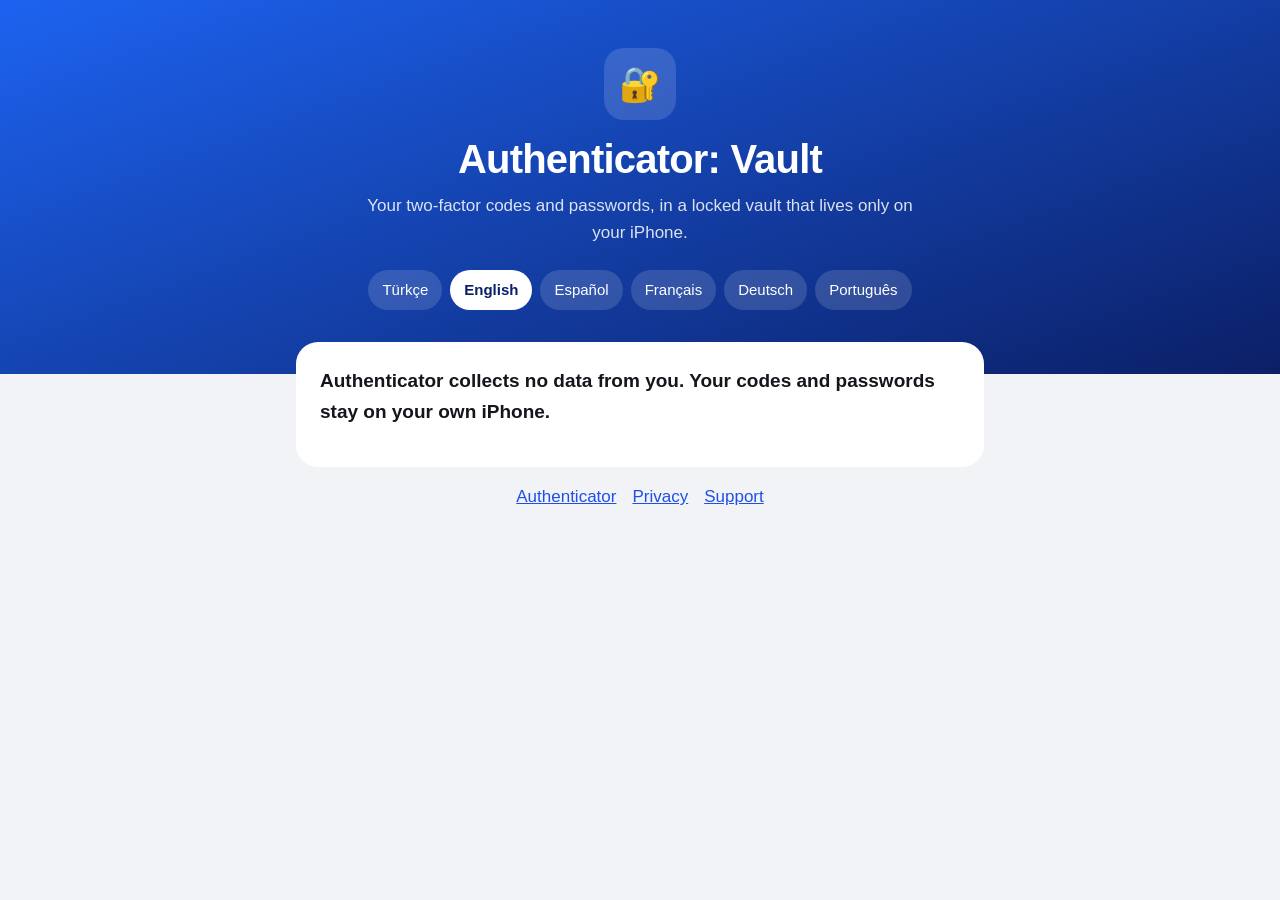
<file: index.html>
<!doctype html>
<html lang="tr">
<head>
<meta charset="utf-8">
<meta name="viewport" content="width=device-width, initial-scale=1">
<meta name="referrer" content="no-referrer">
<title>Authenticator: Vault</title>
<link rel="stylesheet" href="style.css">
</head>
<body>
<header data-lang="tr"><span data-title="Authenticator: Vault" hidden></span><div class="mark" aria-hidden="true">🔐</div><h1>Authenticator: Vault</h1><p>İki adımlı doğrulama kodların ve parolaların, yalnızca iPhone’unda, kilitli bir kasada.</p><nav class="languages" aria-label="Language"><button type="button" data-set="tr" aria-pressed="false">Türkçe</button><button type="button" data-set="en" aria-pressed="false">English</button><button type="button" data-set="es" aria-pressed="false">Español</button><button type="button" data-set="fr" aria-pressed="false">Français</button><button type="button" data-set="de" aria-pressed="false">Deutsch</button><button type="button" data-set="pt-BR" aria-pressed="false">Português</button></nav></header>
<main data-lang="tr"><section class="card"><p class="lede">Authenticator senden hiçbir veri toplamaz. Kodların ve parolaların yalnızca kendi iPhone’unda kalır.</p></section><p class="links"><a href="index.html">Authenticator</a><a href="privacy.html">Gizlilik</a><a href="support.html">Destek</a></p></main>
<header data-lang="en"><span data-title="Authenticator: Vault" hidden></span><div class="mark" aria-hidden="true">🔐</div><h1>Authenticator: Vault</h1><p>Your two-factor codes and passwords, in a locked vault that lives only on your iPhone.</p><nav class="languages" aria-label="Language"><button type="button" data-set="tr" aria-pressed="false">Türkçe</button><button type="button" data-set="en" aria-pressed="false">English</button><button type="button" data-set="es" aria-pressed="false">Español</button><button type="button" data-set="fr" aria-pressed="false">Français</button><button type="button" data-set="de" aria-pressed="false">Deutsch</button><button type="button" data-set="pt-BR" aria-pressed="false">Português</button></nav></header>
<main data-lang="en"><section class="card"><p class="lede">Authenticator collects no data from you. Your codes and passwords stay on your own iPhone.</p></section><p class="links"><a href="index.html">Authenticator</a><a href="privacy.html">Privacy</a><a href="support.html">Support</a></p></main>
<header data-lang="es"><span data-title="Authenticator: Vault" hidden></span><div class="mark" aria-hidden="true">🔐</div><h1>Authenticator: Vault</h1><p>Tus códigos de doble factor y contraseñas, en una bóveda bloqueada que solo vive en tu iPhone.</p><nav class="languages" aria-label="Language"><button type="button" data-set="tr" aria-pressed="false">Türkçe</button><button type="button" data-set="en" aria-pressed="false">English</button><button type="button" data-set="es" aria-pressed="false">Español</button><button type="button" data-set="fr" aria-pressed="false">Français</button><button type="button" data-set="de" aria-pressed="false">Deutsch</button><button type="button" data-set="pt-BR" aria-pressed="false">Português</button></nav></header>
<main data-lang="es"><section class="card"><p class="lede">Authenticator no recopila ningún dato tuyo. Tus códigos y contraseñas se quedan en tu iPhone.</p></section><p class="links"><a href="index.html">Authenticator</a><a href="privacy.html">Privacidad</a><a href="support.html">Soporte</a></p></main>
<header data-lang="fr"><span data-title="Authenticator: Vault" hidden></span><div class="mark" aria-hidden="true">🔐</div><h1>Authenticator: Vault</h1><p>Vos codes de double authentification et mots de passe, dans un coffre verrouillé qui ne quitte pas votre iPhone.</p><nav class="languages" aria-label="Language"><button type="button" data-set="tr" aria-pressed="false">Türkçe</button><button type="button" data-set="en" aria-pressed="false">English</button><button type="button" data-set="es" aria-pressed="false">Español</button><button type="button" data-set="fr" aria-pressed="false">Français</button><button type="button" data-set="de" aria-pressed="false">Deutsch</button><button type="button" data-set="pt-BR" aria-pressed="false">Português</button></nav></header>
<main data-lang="fr"><section class="card"><p class="lede">Authenticator ne collecte aucune donnée. Vos codes et mots de passe restent sur votre iPhone.</p></section><p class="links"><a href="index.html">Authenticator</a><a href="privacy.html">Confidentialité</a><a href="support.html">Assistance</a></p></main>
<header data-lang="de"><span data-title="Authenticator: Vault" hidden></span><div class="mark" aria-hidden="true">🔐</div><h1>Authenticator: Vault</h1><p>Deine Zwei-Faktor-Codes und Passwörter in einem gesperrten Tresor, der nur auf deinem iPhone existiert.</p><nav class="languages" aria-label="Language"><button type="button" data-set="tr" aria-pressed="false">Türkçe</button><button type="button" data-set="en" aria-pressed="false">English</button><button type="button" data-set="es" aria-pressed="false">Español</button><button type="button" data-set="fr" aria-pressed="false">Français</button><button type="button" data-set="de" aria-pressed="false">Deutsch</button><button type="button" data-set="pt-BR" aria-pressed="false">Português</button></nav></header>
<main data-lang="de"><section class="card"><p class="lede">Authenticator erhebt keine Daten. Deine Codes und Passwörter bleiben auf deinem iPhone.</p></section><p class="links"><a href="index.html">Authenticator</a><a href="privacy.html">Datenschutz</a><a href="support.html">Support</a></p></main>
<header data-lang="pt-BR"><span data-title="Authenticator: Vault" hidden></span><div class="mark" aria-hidden="true">🔐</div><h1>Authenticator: Vault</h1><p>Seus códigos de dois fatores e senhas, em um cofre bloqueado que fica só no seu iPhone.</p><nav class="languages" aria-label="Language"><button type="button" data-set="tr" aria-pressed="false">Türkçe</button><button type="button" data-set="en" aria-pressed="false">English</button><button type="button" data-set="es" aria-pressed="false">Español</button><button type="button" data-set="fr" aria-pressed="false">Français</button><button type="button" data-set="de" aria-pressed="false">Deutsch</button><button type="button" data-set="pt-BR" aria-pressed="false">Português</button></nav></header>
<main data-lang="pt-BR"><section class="card"><p class="lede">O Authenticator não coleta nenhum dado seu. Seus códigos e senhas ficam no seu iPhone.</p></section><p class="links"><a href="index.html">Authenticator</a><a href="privacy.html">Privacidade</a><a href="support.html">Suporte</a></p></main>
<script src="lang.js"></script>
</body>
</html>
</file>
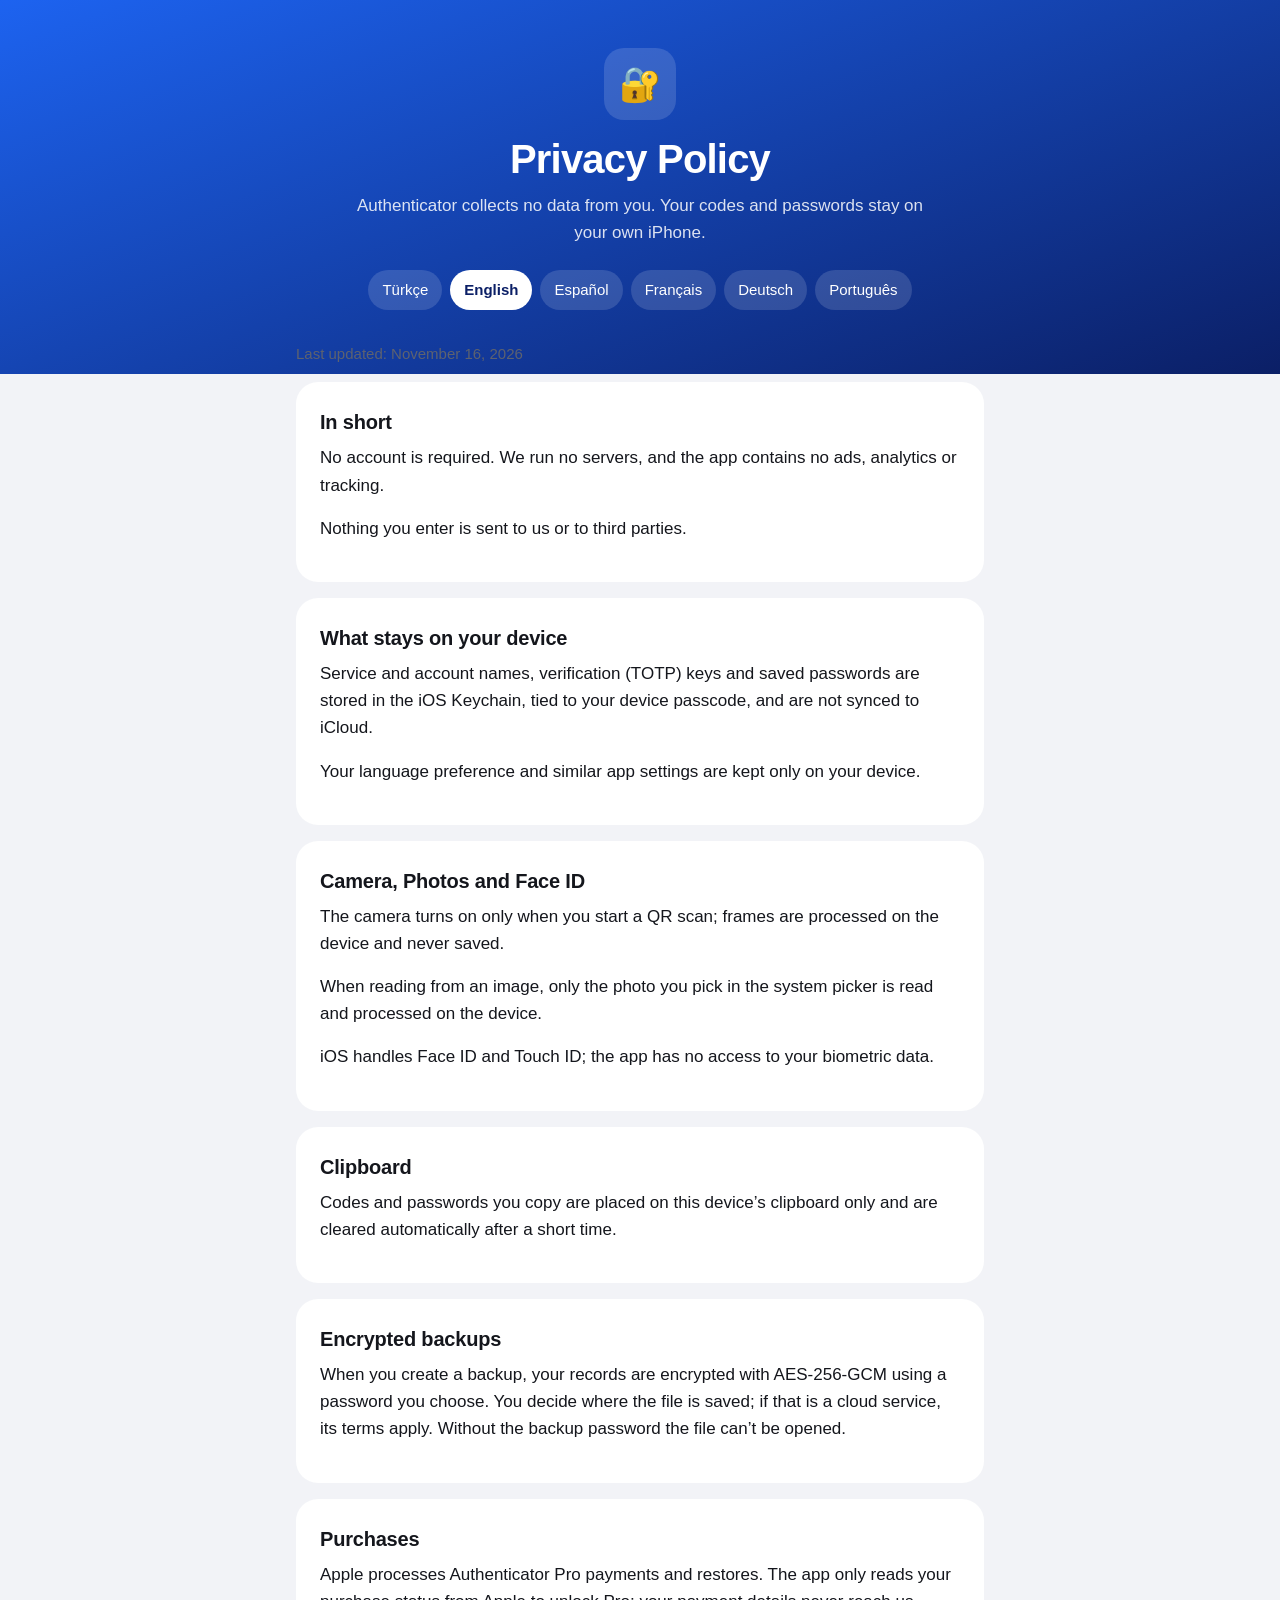
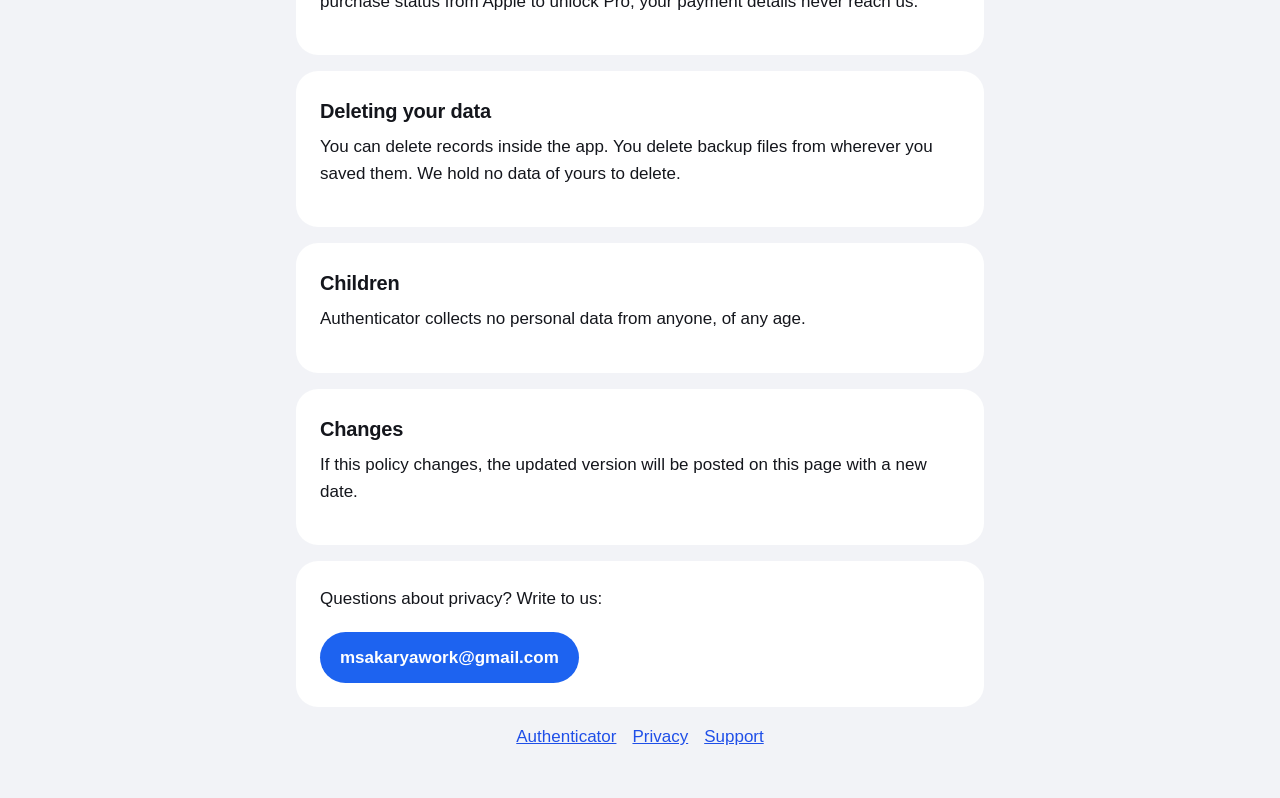
<file: privacy.html>
<!doctype html>
<html lang="tr">
<head>
<meta charset="utf-8">
<meta name="viewport" content="width=device-width, initial-scale=1">
<meta name="referrer" content="no-referrer">
<title>Authenticator Privacy Policy</title>
<link rel="stylesheet" href="style.css">
</head>
<body>
<header data-lang="tr"><span data-title="Authenticator Gizlilik Politikası" hidden></span><div class="mark" aria-hidden="true">🔐</div><h1>Gizlilik Politikası</h1><p>Authenticator senden hiçbir veri toplamaz. Kodların ve parolaların yalnızca kendi iPhone’unda kalır.</p><nav class="languages" aria-label="Language"><button type="button" data-set="tr" aria-pressed="false">Türkçe</button><button type="button" data-set="en" aria-pressed="false">English</button><button type="button" data-set="es" aria-pressed="false">Español</button><button type="button" data-set="fr" aria-pressed="false">Français</button><button type="button" data-set="de" aria-pressed="false">Deutsch</button><button type="button" data-set="pt-BR" aria-pressed="false">Português</button></nav></header>
<main data-lang="tr"><p class="muted">Son güncelleme: 16 Kasım 2026</p><section class="card"><h2>Kısaca</h2><p>Hesap açman gerekmez. Sunucumuz yok; uygulama reklam, analiz veya izleme aracı içermez.</p><p>Girdiğin hiçbir bilgi bize veya üçüncü taraflara gönderilmez.</p></section><section class="card"><h2>Cihazında saklananlar</h2><p>Hizmet ve hesap adları, doğrulama (TOTP) anahtarları ve parola kayıtları iOS Anahtar Zinciri’nde, cihaz parolana bağlı olarak saklanır ve iCloud ile eşitlenmez.</p><p>Dil tercihin ve benzeri uygulama ayarları yalnızca cihazında tutulur.</p></section><section class="card"><h2>Kamera, Fotoğraflar ve Face ID</h2><p>Kamera yalnızca QR taramayı başlattığında açılır; görüntü cihazda işlenir ve kaydedilmez.</p><p>Görselden okuma seçeneğinde yalnızca seçtiğin fotoğraf, sistem seçicisi aracılığıyla okunur ve cihazda işlenir.</p><p>Face ID ve Touch ID doğrulamasını iOS yapar; uygulama biyometrik verilerine erişmez.</p></section><section class="card"><h2>Pano</h2><p>Kopyaladığın kodlar ve parolalar yalnızca bu cihazın panosuna yazılır ve kısa süre sonra kendiliğinden silinir.</p></section><section class="card"><h2>Şifreli yedekler</h2><p>Yedek oluşturduğunda kayıtların, seçtiğin parolayla AES-256-GCM kullanılarak şifrelenir. Dosyanın nereye kaydedileceğini sen seçersin; bu konum bir bulut hizmetiyse o hizmetin koşulları geçerlidir. Yedek parolasını bilmeyen biri dosyayı açamaz.</p></section><section class="card"><h2>Satın alma</h2><p>Authenticator Pro ödemelerini ve geri yüklemelerini Apple işler. Uygulama yalnızca Pro erişimini belirlemek için satın alma durumunu Apple’dan okur; ödeme bilgilerin bize ulaşmaz.</p></section><section class="card"><h2>Verilerini silmek</h2><p>Kayıtlarını uygulama içinden silebilirsin. Yedek dosyalarını, kaydettiğin konumdan sen silersin. Bizde silinecek bir verin bulunmaz.</p></section><section class="card"><h2>Çocuklar</h2><p>Authenticator hiçbir yaş grubundan kişisel veri toplamaz.</p></section><section class="card"><h2>Değişiklikler</h2><p>Bu politika değişirse güncel hali bu sayfada, yeni tarihiyle yayımlanır.</p></section><section class="card"><p>Gizlilikle ilgili soruların için bize yaz:</p><a class="mail" href="mailto:msakaryawork@gmail.com">msakaryawork@gmail.com</a></section><p class="links"><a href="index.html">Authenticator</a><a href="privacy.html">Gizlilik</a><a href="support.html">Destek</a></p></main>
<header data-lang="en"><span data-title="Authenticator Privacy Policy" hidden></span><div class="mark" aria-hidden="true">🔐</div><h1>Privacy Policy</h1><p>Authenticator collects no data from you. Your codes and passwords stay on your own iPhone.</p><nav class="languages" aria-label="Language"><button type="button" data-set="tr" aria-pressed="false">Türkçe</button><button type="button" data-set="en" aria-pressed="false">English</button><button type="button" data-set="es" aria-pressed="false">Español</button><button type="button" data-set="fr" aria-pressed="false">Français</button><button type="button" data-set="de" aria-pressed="false">Deutsch</button><button type="button" data-set="pt-BR" aria-pressed="false">Português</button></nav></header>
<main data-lang="en"><p class="muted">Last updated: November 16, 2026</p><section class="card"><h2>In short</h2><p>No account is required. We run no servers, and the app contains no ads, analytics or tracking.</p><p>Nothing you enter is sent to us or to third parties.</p></section><section class="card"><h2>What stays on your device</h2><p>Service and account names, verification (TOTP) keys and saved passwords are stored in the iOS Keychain, tied to your device passcode, and are not synced to iCloud.</p><p>Your language preference and similar app settings are kept only on your device.</p></section><section class="card"><h2>Camera, Photos and Face ID</h2><p>The camera turns on only when you start a QR scan; frames are processed on the device and never saved.</p><p>When reading from an image, only the photo you pick in the system picker is read and processed on the device.</p><p>iOS handles Face ID and Touch ID; the app has no access to your biometric data.</p></section><section class="card"><h2>Clipboard</h2><p>Codes and passwords you copy are placed on this device’s clipboard only and are cleared automatically after a short time.</p></section><section class="card"><h2>Encrypted backups</h2><p>When you create a backup, your records are encrypted with AES-256-GCM using a password you choose. You decide where the file is saved; if that is a cloud service, its terms apply. Without the backup password the file can’t be opened.</p></section><section class="card"><h2>Purchases</h2><p>Apple processes Authenticator Pro payments and restores. The app only reads your purchase status from Apple to unlock Pro; your payment details never reach us.</p></section><section class="card"><h2>Deleting your data</h2><p>You can delete records inside the app. You delete backup files from wherever you saved them. We hold no data of yours to delete.</p></section><section class="card"><h2>Children</h2><p>Authenticator collects no personal data from anyone, of any age.</p></section><section class="card"><h2>Changes</h2><p>If this policy changes, the updated version will be posted on this page with a new date.</p></section><section class="card"><p>Questions about privacy? Write to us:</p><a class="mail" href="mailto:msakaryawork@gmail.com">msakaryawork@gmail.com</a></section><p class="links"><a href="index.html">Authenticator</a><a href="privacy.html">Privacy</a><a href="support.html">Support</a></p></main>
<header data-lang="es"><span data-title="Política de privacidad de Authenticator" hidden></span><div class="mark" aria-hidden="true">🔐</div><h1>Política de privacidad</h1><p>Authenticator no recopila ningún dato tuyo. Tus códigos y contraseñas se quedan en tu iPhone.</p><nav class="languages" aria-label="Language"><button type="button" data-set="tr" aria-pressed="false">Türkçe</button><button type="button" data-set="en" aria-pressed="false">English</button><button type="button" data-set="es" aria-pressed="false">Español</button><button type="button" data-set="fr" aria-pressed="false">Français</button><button type="button" data-set="de" aria-pressed="false">Deutsch</button><button type="button" data-set="pt-BR" aria-pressed="false">Português</button></nav></header>
<main data-lang="es"><p class="muted">Última actualización: 16 de noviembre de 2026</p><section class="card"><h2>En resumen</h2><p>No necesitas crear una cuenta. No tenemos servidores y la app no incluye anuncios, analítica ni seguimiento.</p><p>Nada de lo que introduces se envía a nosotros ni a terceros.</p></section><section class="card"><h2>Lo que se guarda en tu dispositivo</h2><p>Los nombres de servicios y cuentas, las claves de verificación (TOTP) y las contraseñas se guardan en el llavero de iOS, vinculados al código de tu dispositivo, y no se sincronizan con iCloud.</p><p>Tu preferencia de idioma y ajustes similares solo se guardan en tu dispositivo.</p></section><section class="card"><h2>Cámara, Fotos y Face ID</h2><p>La cámara solo se activa cuando inicias un escaneo QR; las imágenes se procesan en el dispositivo y no se guardan.</p><p>Al leer desde una imagen, solo se lee la foto que eliges en el selector del sistema y se procesa en el dispositivo.</p><p>iOS gestiona Face ID y Touch ID; la app no accede a tus datos biométricos.</p></section><section class="card"><h2>Portapapeles</h2><p>Los códigos y contraseñas que copias se colocan solo en el portapapeles de este dispositivo y se borran automáticamente poco después.</p></section><section class="card"><h2>Copias cifradas</h2><p>Al crear una copia, tus registros se cifran con AES-256-GCM usando una contraseña que eliges. Tú decides dónde se guarda el archivo; si es un servicio en la nube, se aplican sus condiciones. Sin la contraseña de la copia, el archivo no se puede abrir.</p></section><section class="card"><h2>Compras</h2><p>Apple procesa los pagos y restauraciones de Authenticator Pro. La app solo consulta a Apple el estado de tu compra para activar Pro; tus datos de pago nunca nos llegan.</p></section><section class="card"><h2>Eliminar tus datos</h2><p>Puedes eliminar registros dentro de la app. Los archivos de copia los eliminas tú desde donde los guardaste. No tenemos ningún dato tuyo que eliminar.</p></section><section class="card"><h2>Menores</h2><p>Authenticator no recopila datos personales de nadie, de ninguna edad.</p></section><section class="card"><h2>Cambios</h2><p>Si esta política cambia, la versión actualizada se publicará en esta página con una nueva fecha.</p></section><section class="card"><p>¿Preguntas sobre privacidad? Escríbenos:</p><a class="mail" href="mailto:msakaryawork@gmail.com">msakaryawork@gmail.com</a></section><p class="links"><a href="index.html">Authenticator</a><a href="privacy.html">Privacidad</a><a href="support.html">Soporte</a></p></main>
<header data-lang="fr"><span data-title="Politique de confidentialité de Authenticator" hidden></span><div class="mark" aria-hidden="true">🔐</div><h1>Politique de confidentialité</h1><p>Authenticator ne collecte aucune donnée. Vos codes et mots de passe restent sur votre iPhone.</p><nav class="languages" aria-label="Language"><button type="button" data-set="tr" aria-pressed="false">Türkçe</button><button type="button" data-set="en" aria-pressed="false">English</button><button type="button" data-set="es" aria-pressed="false">Español</button><button type="button" data-set="fr" aria-pressed="false">Français</button><button type="button" data-set="de" aria-pressed="false">Deutsch</button><button type="button" data-set="pt-BR" aria-pressed="false">Português</button></nav></header>
<main data-lang="fr"><p class="muted">Dernière mise à jour: 16 novembre 2026</p><section class="card"><h2>En bref</h2><p>Aucun compte n’est nécessaire. Nous n’avons pas de serveur et l’app ne contient ni publicité, ni outil d’analyse, ni suivi.</p><p>Rien de ce que vous saisissez ne nous est envoyé, ni à des tiers.</p></section><section class="card"><h2>Ce qui reste sur votre appareil</h2><p>Les noms de services et de comptes, les clés de vérification (TOTP) et les mots de passe sont stockés dans le trousseau iOS, liés au code de votre appareil, et ne sont pas synchronisés avec iCloud.</p><p>Votre préférence de langue et les réglages similaires restent uniquement sur votre appareil.</p></section><section class="card"><h2>Appareil photo, Photos et Face ID</h2><p>L’appareil photo ne s’active que lorsque vous lancez un scan QR ; les images sont traitées sur l’appareil et jamais enregistrées.</p><p>Pour la lecture depuis une image, seule la photo choisie dans le sélecteur du système est lue et traitée sur l’appareil.</p><p>iOS gère Face ID et Touch ID ; l’app n’a pas accès à vos données biométriques.</p></section><section class="card"><h2>Presse-papiers</h2><p>Les codes et mots de passe copiés sont placés uniquement dans le presse-papiers de cet appareil et effacés automatiquement peu après.</p></section><section class="card"><h2>Sauvegardes chiffrées</h2><p>Lorsque vous créez une sauvegarde, vos données sont chiffrées en AES-256-GCM avec le mot de passe de votre choix. Vous choisissez où enregistrer le fichier ; s’il s’agit d’un service cloud, ses conditions s’appliquent. Sans le mot de passe, le fichier ne peut pas être ouvert.</p></section><section class="card"><h2>Achats</h2><p>Apple traite les paiements et restaurations de Authenticator Pro. L’app consulte uniquement l’état de votre achat auprès d’Apple pour activer Pro ; vos données de paiement ne nous parviennent jamais.</p></section><section class="card"><h2>Supprimer vos données</h2><p>Vous pouvez supprimer vos enregistrements dans l’app. Vous supprimez les fichiers de sauvegarde là où vous les avez enregistrés. Nous ne détenons aucune donnée vous concernant.</p></section><section class="card"><h2>Enfants</h2><p>Authenticator ne collecte aucune donnée personnelle, quel que soit l’âge.</p></section><section class="card"><h2>Modifications</h2><p>Si cette politique change, la nouvelle version sera publiée sur cette page avec une nouvelle date.</p></section><section class="card"><p>Une question sur la confidentialité ? Écrivez-nous :</p><a class="mail" href="mailto:msakaryawork@gmail.com">msakaryawork@gmail.com</a></section><p class="links"><a href="index.html">Authenticator</a><a href="privacy.html">Confidentialité</a><a href="support.html">Assistance</a></p></main>
<header data-lang="de"><span data-title="Authenticator Datenschutzerklärung" hidden></span><div class="mark" aria-hidden="true">🔐</div><h1>Datenschutzerklärung</h1><p>Authenticator erhebt keine Daten. Deine Codes und Passwörter bleiben auf deinem iPhone.</p><nav class="languages" aria-label="Language"><button type="button" data-set="tr" aria-pressed="false">Türkçe</button><button type="button" data-set="en" aria-pressed="false">English</button><button type="button" data-set="es" aria-pressed="false">Español</button><button type="button" data-set="fr" aria-pressed="false">Français</button><button type="button" data-set="de" aria-pressed="false">Deutsch</button><button type="button" data-set="pt-BR" aria-pressed="false">Português</button></nav></header>
<main data-lang="de"><p class="muted">Zuletzt aktualisiert: 16. November 2026</p><section class="card"><h2>Kurz gesagt</h2><p>Du brauchst kein Konto. Wir betreiben keine Server, und die App enthält weder Werbung noch Analyse- oder Tracking-Tools.</p><p>Nichts, was du eingibst, wird an uns oder Dritte gesendet.</p></section><section class="card"><h2>Was auf deinem Gerät bleibt</h2><p>Dienst- und Accountnamen, Bestätigungsschlüssel (TOTP) und gespeicherte Passwörter liegen im iOS-Schlüsselbund, sind an deinen Gerätecode gebunden und werden nicht mit iCloud synchronisiert.</p><p>Deine Spracheinstellung und ähnliche App-Einstellungen bleiben nur auf deinem Gerät.</p></section><section class="card"><h2>Kamera, Fotos und Face ID</h2><p>Die Kamera wird nur eingeschaltet, wenn du einen QR-Scan startest; Bilder werden auf dem Gerät verarbeitet und nie gespeichert.</p><p>Beim Lesen aus einem Bild wird nur das Foto gelesen, das du in der Systemauswahl wählst, und auf dem Gerät verarbeitet.</p><p>Face ID und Touch ID übernimmt iOS; die App hat keinen Zugriff auf deine biometrischen Daten.</p></section><section class="card"><h2>Zwischenablage</h2><p>Kopierte Codes und Passwörter landen nur in der Zwischenablage dieses Geräts und werden kurz darauf automatisch gelöscht.</p></section><section class="card"><h2>Verschlüsselte Backups</h2><p>Wenn du ein Backup erstellst, werden deine Einträge mit AES-256-GCM und einem Passwort deiner Wahl verschlüsselt. Du bestimmst, wo die Datei gespeichert wird; bei einem Cloud-Dienst gelten dessen Bedingungen. Ohne das Backup-Passwort lässt sich die Datei nicht öffnen.</p></section><section class="card"><h2>Käufe</h2><p>Zahlungen und Wiederherstellungen von Authenticator Pro wickelt Apple ab. Die App liest bei Apple nur deinen Kaufstatus aus, um Pro freizuschalten; deine Zahlungsdaten erreichen uns nie.</p></section><section class="card"><h2>Daten löschen</h2><p>Einträge kannst du in der App löschen. Backup-Dateien löschst du an dem Ort, an dem du sie gespeichert hast. Bei uns liegen keine Daten von dir.</p></section><section class="card"><h2>Kinder</h2><p>Authenticator erhebt von niemandem personenbezogene Daten, unabhängig vom Alter.</p></section><section class="card"><h2>Änderungen</h2><p>Ändert sich diese Erklärung, veröffentlichen wir die neue Fassung mit neuem Datum auf dieser Seite.</p></section><section class="card"><p>Fragen zum Datenschutz? Schreib uns:</p><a class="mail" href="mailto:msakaryawork@gmail.com">msakaryawork@gmail.com</a></section><p class="links"><a href="index.html">Authenticator</a><a href="privacy.html">Datenschutz</a><a href="support.html">Support</a></p></main>
<header data-lang="pt-BR"><span data-title="Política de Privacidade do Authenticator" hidden></span><div class="mark" aria-hidden="true">🔐</div><h1>Política de Privacidade</h1><p>O Authenticator não coleta nenhum dado seu. Seus códigos e senhas ficam no seu iPhone.</p><nav class="languages" aria-label="Language"><button type="button" data-set="tr" aria-pressed="false">Türkçe</button><button type="button" data-set="en" aria-pressed="false">English</button><button type="button" data-set="es" aria-pressed="false">Español</button><button type="button" data-set="fr" aria-pressed="false">Français</button><button type="button" data-set="de" aria-pressed="false">Deutsch</button><button type="button" data-set="pt-BR" aria-pressed="false">Português</button></nav></header>
<main data-lang="pt-BR"><p class="muted">Última atualização: 16 de novembro de 2026</p><section class="card"><h2>Resumo</h2><p>Você não precisa criar conta. Não temos servidores, e o app não tem anúncios, ferramentas de análise ou rastreamento.</p><p>Nada do que você digita é enviado para nós ou para terceiros.</p></section><section class="card"><h2>O que fica no seu dispositivo</h2><p>Nomes de serviços e contas, chaves de verificação (TOTP) e senhas ficam nas Chaves do iOS, vinculados ao código do dispositivo, e não são sincronizados com o iCloud.</p><p>Sua preferência de idioma e ajustes semelhantes ficam apenas no seu dispositivo.</p></section><section class="card"><h2>Câmera, Fotos e Face ID</h2><p>A câmera só é ativada quando você inicia um escaneamento QR; as imagens são processadas no dispositivo e nunca salvas.</p><p>Ao ler de uma imagem, só a foto que você escolhe no seletor do sistema é lida e processada no dispositivo.</p><p>O iOS cuida do Face ID e do Touch ID; o app não tem acesso aos seus dados biométricos.</p></section><section class="card"><h2>Área de transferência</h2><p>Códigos e senhas copiados vão apenas para a área de transferência deste dispositivo e são apagados automaticamente pouco depois.</p></section><section class="card"><h2>Backups criptografados</h2><p>Ao criar um backup, seus registros são criptografados com AES-256-GCM usando uma senha que você escolhe. Você decide onde salvar o arquivo; se for um serviço de nuvem, valem os termos dele. Sem a senha do backup, o arquivo não pode ser aberto.</p></section><section class="card"><h2>Compras</h2><p>A Apple processa os pagamentos e restaurações do Authenticator Pro. O app só consulta na Apple o status da sua compra para liberar o Pro; seus dados de pagamento nunca chegam até nós.</p></section><section class="card"><h2>Excluir seus dados</h2><p>Você pode excluir registros dentro do app. Os arquivos de backup você exclui de onde os salvou. Não guardamos nenhum dado seu.</p></section><section class="card"><h2>Crianças</h2><p>O Authenticator não coleta dados pessoais de ninguém, de nenhuma idade.</p></section><section class="card"><h2>Alterações</h2><p>Se esta política mudar, a versão atualizada será publicada nesta página com nova data.</p></section><section class="card"><p>Dúvidas sobre privacidade? Escreva para nós:</p><a class="mail" href="mailto:msakaryawork@gmail.com">msakaryawork@gmail.com</a></section><p class="links"><a href="index.html">Authenticator</a><a href="privacy.html">Privacidade</a><a href="support.html">Suporte</a></p></main>
<script src="lang.js"></script>
</body>
</html>
</file>
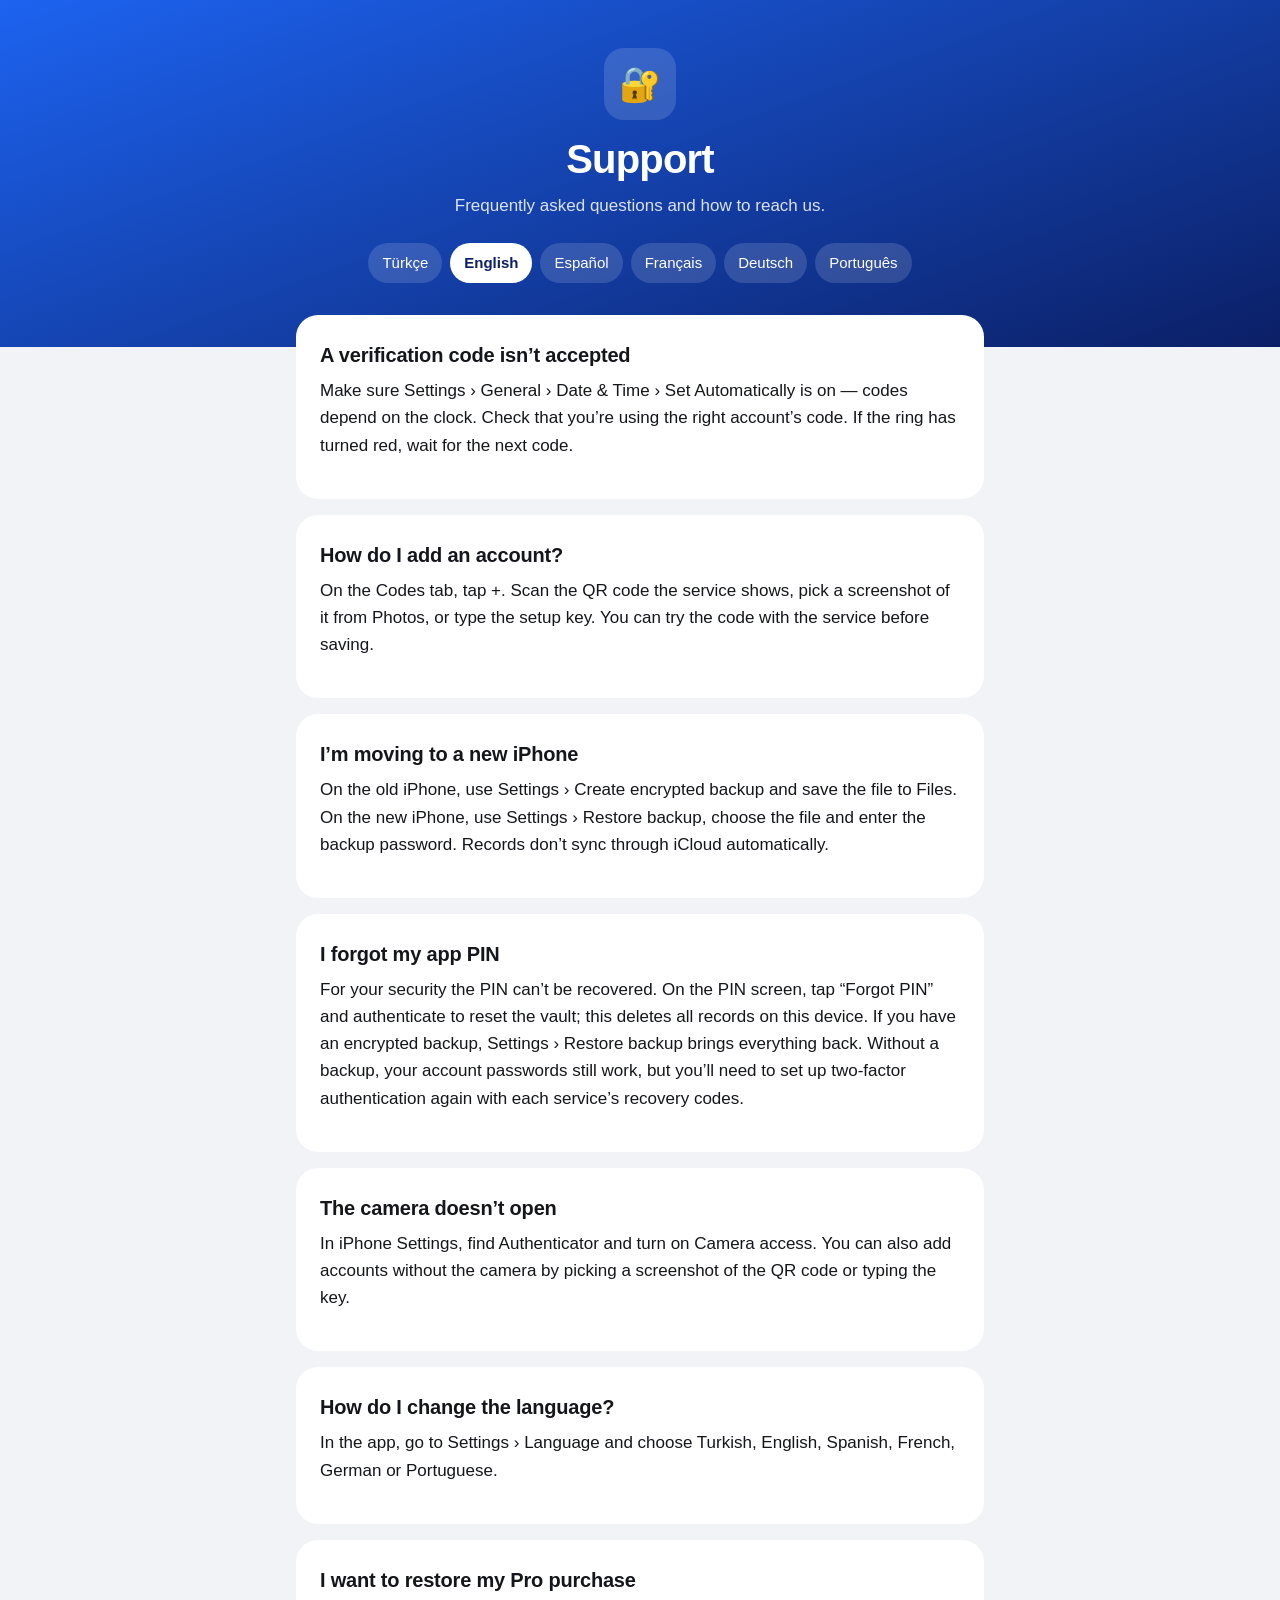
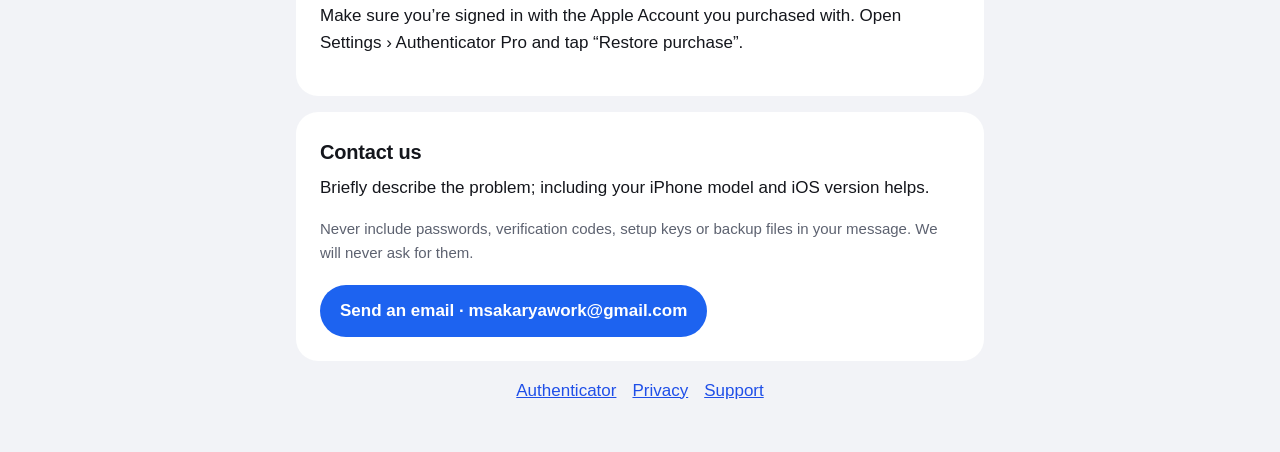
<file: support.html>
<!doctype html>
<html lang="tr">
<head>
<meta charset="utf-8">
<meta name="viewport" content="width=device-width, initial-scale=1">
<meta name="referrer" content="no-referrer">
<title>Authenticator Support</title>
<link rel="stylesheet" href="style.css">
</head>
<body>
<header data-lang="tr"><span data-title="Authenticator Destek" hidden></span><div class="mark" aria-hidden="true">🔐</div><h1>Destek</h1><p>Sık sorulan sorular ve bize ulaşma yolları.</p><nav class="languages" aria-label="Language"><button type="button" data-set="tr" aria-pressed="false">Türkçe</button><button type="button" data-set="en" aria-pressed="false">English</button><button type="button" data-set="es" aria-pressed="false">Español</button><button type="button" data-set="fr" aria-pressed="false">Français</button><button type="button" data-set="de" aria-pressed="false">Deutsch</button><button type="button" data-set="pt-BR" aria-pressed="false">Português</button></nav></header>
<main data-lang="tr"><section class="card"><h2>Doğrulama kodu kabul edilmiyor</h2><p>iPhone’unda Ayarlar › Genel › Tarih ve Saat altında “Otomatik Ayarla”nın açık olduğundan emin ol; kodlar saate göre üretilir. Doğru hesabın kodunu kullandığını kontrol et. Halka kırmızıya döndüyse bir sonraki kodu bekle.</p></section><section class="card"><h2>Hesap nasıl eklenir?</h2><p>Kodlar sekmesinde + düğmesine dokun. Hizmetin gösterdiği QR kodunu tarayabilir, QR kodunun ekran görüntüsünü Fotoğraflar’dan seçebilir veya kurulum anahtarını elle girebilirsin. Kaydetmeden önce kodu hizmette deneyebilirsin.</p></section><section class="card"><h2>Yeni bir iPhone’a geçiyorum</h2><p>Eski iPhone’da Ayarlar › Şifreli yedek oluştur ile bir yedek al ve dosyayı Dosyalar’a kaydet. Yeni iPhone’da Ayarlar › Yedeği geri yükle ile dosyayı seç ve yedek parolasını gir. Kayıtlar iCloud ile kendiliğinden eşitlenmez.</p></section><section class="card"><h2>Uygulama PIN’imi unuttum</h2><p>Güvenliğin için PIN kurtarılamaz. PIN ekranında “PIN’imi unuttum”a dokunup cihaz doğrulamasıyla kasayı sıfırlayabilirsin; bu işlem bu cihazdaki tüm kayıtları siler. Şifreli bir yedeğin varsa Ayarlar › Yedeği geri yükle ile her şeyi geri getirirsin. Yedeğin yoksa hesap parolaların geçerli kalır, ancak iki adımlı doğrulamayı her hizmette o hizmetin kurtarma kodlarıyla yeniden kurman gerekir.</p></section><section class="card"><h2>Kamera açılmıyor</h2><p>iPhone Ayarlar’ında Authenticator’ı bulup Kamera iznini aç. Kamera kullanmadan da QR kodunun ekran görüntüsünü seçerek veya anahtarı elle girerek hesap ekleyebilirsin.</p></section><section class="card"><h2>Dili nasıl değiştiririm?</h2><p>Uygulamada Ayarlar › Dil bölümünden Türkçe, İngilizce, İspanyolca, Fransızca, Almanca veya Portekizce seçebilirsin.</p></section><section class="card"><h2>Pro satın alımımı geri yüklemek istiyorum</h2><p>Satın alma yaptığın Apple hesabıyla giriş yaptığından emin ol. Ayarlar › Authenticator Pro’yu aç ve “Satın almayı geri yükle”ye dokun.</p></section><section class="card"><h2>Bize ulaş</h2><p>Sorunu kısaca anlat; iPhone modelini ve iOS sürümünü yazman yardımcı olur.</p><p class="muted">Mesajına asla parola, doğrulama kodu, kurulum anahtarı veya yedek dosyası ekleme. Bunları hiçbir zaman istemeyiz.</p><a class="mail" href="mailto:msakaryawork@gmail.com?subject=Authenticator">E-posta gönder · msakaryawork@gmail.com</a></section><p class="links"><a href="index.html">Authenticator</a><a href="privacy.html">Gizlilik</a><a href="support.html">Destek</a></p></main>
<header data-lang="en"><span data-title="Authenticator Support" hidden></span><div class="mark" aria-hidden="true">🔐</div><h1>Support</h1><p>Frequently asked questions and how to reach us.</p><nav class="languages" aria-label="Language"><button type="button" data-set="tr" aria-pressed="false">Türkçe</button><button type="button" data-set="en" aria-pressed="false">English</button><button type="button" data-set="es" aria-pressed="false">Español</button><button type="button" data-set="fr" aria-pressed="false">Français</button><button type="button" data-set="de" aria-pressed="false">Deutsch</button><button type="button" data-set="pt-BR" aria-pressed="false">Português</button></nav></header>
<main data-lang="en"><section class="card"><h2>A verification code isn’t accepted</h2><p>Make sure Settings › General › Date &amp; Time › Set Automatically is on — codes depend on the clock. Check that you’re using the right account’s code. If the ring has turned red, wait for the next code.</p></section><section class="card"><h2>How do I add an account?</h2><p>On the Codes tab, tap +. Scan the QR code the service shows, pick a screenshot of it from Photos, or type the setup key. You can try the code with the service before saving.</p></section><section class="card"><h2>I’m moving to a new iPhone</h2><p>On the old iPhone, use Settings › Create encrypted backup and save the file to Files. On the new iPhone, use Settings › Restore backup, choose the file and enter the backup password. Records don’t sync through iCloud automatically.</p></section><section class="card"><h2>I forgot my app PIN</h2><p>For your security the PIN can’t be recovered. On the PIN screen, tap “Forgot PIN” and authenticate to reset the vault; this deletes all records on this device. If you have an encrypted backup, Settings › Restore backup brings everything back. Without a backup, your account passwords still work, but you’ll need to set up two-factor authentication again with each service’s recovery codes.</p></section><section class="card"><h2>The camera doesn’t open</h2><p>In iPhone Settings, find Authenticator and turn on Camera access. You can also add accounts without the camera by picking a screenshot of the QR code or typing the key.</p></section><section class="card"><h2>How do I change the language?</h2><p>In the app, go to Settings › Language and choose Turkish, English, Spanish, French, German or Portuguese.</p></section><section class="card"><h2>I want to restore my Pro purchase</h2><p>Make sure you’re signed in with the Apple Account you purchased with. Open Settings › Authenticator Pro and tap “Restore purchase”.</p></section><section class="card"><h2>Contact us</h2><p>Briefly describe the problem; including your iPhone model and iOS version helps.</p><p class="muted">Never include passwords, verification codes, setup keys or backup files in your message. We will never ask for them.</p><a class="mail" href="mailto:msakaryawork@gmail.com?subject=Authenticator">Send an email · msakaryawork@gmail.com</a></section><p class="links"><a href="index.html">Authenticator</a><a href="privacy.html">Privacy</a><a href="support.html">Support</a></p></main>
<header data-lang="es"><span data-title="Soporte de Authenticator" hidden></span><div class="mark" aria-hidden="true">🔐</div><h1>Soporte</h1><p>Preguntas frecuentes y cómo contactarnos.</p><nav class="languages" aria-label="Language"><button type="button" data-set="tr" aria-pressed="false">Türkçe</button><button type="button" data-set="en" aria-pressed="false">English</button><button type="button" data-set="es" aria-pressed="false">Español</button><button type="button" data-set="fr" aria-pressed="false">Français</button><button type="button" data-set="de" aria-pressed="false">Deutsch</button><button type="button" data-set="pt-BR" aria-pressed="false">Português</button></nav></header>
<main data-lang="es"><section class="card"><h2>Un código de verificación no se acepta</h2><p>Comprueba que Ajustes › General › Fecha y hora › Ajuste automático esté activado: los códigos dependen de la hora. Verifica que usas el código de la cuenta correcta. Si el anillo está en rojo, espera al siguiente código.</p></section><section class="card"><h2>¿Cómo añado una cuenta?</h2><p>En la pestaña Códigos, toca +. Escanea el QR que muestra el servicio, elige una captura del QR en Fotos o escribe la clave de configuración. Puedes probar el código en el servicio antes de guardar.</p></section><section class="card"><h2>Me cambio a un iPhone nuevo</h2><p>En el iPhone anterior, usa Ajustes › Crear copia cifrada y guarda el archivo en Archivos. En el nuevo, usa Ajustes › Restaurar copia, elige el archivo e introduce la contraseña. Los registros no se sincronizan solos con iCloud.</p></section><section class="card"><h2>Olvidé el PIN de la app</h2><p>Por tu seguridad, el PIN no se puede recuperar. En la pantalla del PIN, toca «Olvidé el PIN» y autentícate para restablecer la bóveda; esto borra todos los registros de este dispositivo. Si tienes una copia cifrada, Ajustes › Restaurar copia lo recupera todo. Sin copia, tus contraseñas siguen funcionando, pero tendrás que volver a configurar la verificación en dos pasos con los códigos de recuperación de cada servicio.</p></section><section class="card"><h2>La cámara no se abre</h2><p>En Ajustes del iPhone, busca Authenticator y activa el acceso a la cámara. También puedes añadir cuentas sin cámara eligiendo una captura del QR o escribiendo la clave.</p></section><section class="card"><h2>¿Cómo cambio el idioma?</h2><p>En la app, ve a Ajustes › Idioma y elige turco, inglés, español, francés, alemán o portugués.</p></section><section class="card"><h2>Quiero restaurar mi compra de Pro</h2><p>Asegúrate de usar la cuenta de Apple con la que compraste. Abre Ajustes › Authenticator Pro y toca «Restaurar compra».</p></section><section class="card"><h2>Contáctanos</h2><p>Describe brevemente el problema; indicar tu modelo de iPhone y versión de iOS ayuda.</p><p class="muted">Nunca incluyas contraseñas, códigos de verificación, claves de configuración ni copias en tu mensaje. Nunca te los pediremos.</p><a class="mail" href="mailto:msakaryawork@gmail.com?subject=Authenticator">Enviar un correo · msakaryawork@gmail.com</a></section><p class="links"><a href="index.html">Authenticator</a><a href="privacy.html">Privacidad</a><a href="support.html">Soporte</a></p></main>
<header data-lang="fr"><span data-title="Assistance Authenticator" hidden></span><div class="mark" aria-hidden="true">🔐</div><h1>Assistance</h1><p>Questions fréquentes et comment nous contacter.</p><nav class="languages" aria-label="Language"><button type="button" data-set="tr" aria-pressed="false">Türkçe</button><button type="button" data-set="en" aria-pressed="false">English</button><button type="button" data-set="es" aria-pressed="false">Español</button><button type="button" data-set="fr" aria-pressed="false">Français</button><button type="button" data-set="de" aria-pressed="false">Deutsch</button><button type="button" data-set="pt-BR" aria-pressed="false">Português</button></nav></header>
<main data-lang="fr"><section class="card"><h2>Un code de vérification est refusé</h2><p>Vérifiez que Réglages › Général › Date et heure › Réglage automatique est activé : les codes dépendent de l’heure. Assurez-vous d’utiliser le code du bon compte. Si l’anneau est rouge, attendez le code suivant.</p></section><section class="card"><h2>Comment ajouter un compte ?</h2><p>Dans l’onglet Codes, touchez +. Scannez le QR code affiché par le service, choisissez une capture d’écran dans Photos ou saisissez la clé. Vous pouvez tester le code avant d’enregistrer.</p></section><section class="card"><h2>Je change d’iPhone</h2><p>Sur l’ancien iPhone, utilisez Réglages › Créer une sauvegarde chiffrée et enregistrez le fichier dans Fichiers. Sur le nouveau, utilisez Réglages › Restaurer la sauvegarde, choisissez le fichier et saisissez le mot de passe. Rien n’est synchronisé automatiquement via iCloud.</p></section><section class="card"><h2>J’ai oublié le code PIN de l’app</h2><p>Pour votre sécurité, le code PIN ne peut pas être récupéré. Sur l’écran du code PIN, touchez « Code PIN oublié » et authentifiez-vous pour réinitialiser le coffre ; cela efface tous les enregistrements de cet appareil. Si vous avez une sauvegarde chiffrée, Réglages › Restaurer la sauvegarde récupère tout. Sans sauvegarde, vos mots de passe restent valables, mais il faudra reconfigurer la double authentification avec les codes de récupération de chaque service.</p></section><section class="card"><h2>L’appareil photo ne s’ouvre pas</h2><p>Dans les Réglages de l’iPhone, ouvrez Authenticator et autorisez l’accès à l’appareil photo. Vous pouvez aussi ajouter un compte à partir d’une capture du QR code ou en saisissant la clé.</p></section><section class="card"><h2>Comment changer de langue ?</h2><p>Dans l’app, allez dans Réglages › Langue et choisissez turc, anglais, espagnol, français, allemand ou portugais.</p></section><section class="card"><h2>Je veux restaurer mon achat Pro</h2><p>Vérifiez que vous utilisez le compte Apple de l’achat. Ouvrez Réglages › Authenticator Pro et touchez « Restaurer l’achat ».</p></section><section class="card"><h2>Nous contacter</h2><p>Décrivez brièvement le problème ; indiquer votre modèle d’iPhone et votre version d’iOS nous aide.</p><p class="muted">N’incluez jamais de mot de passe, code de vérification, clé de configuration ou fichier de sauvegarde. Nous ne vous les demanderons jamais.</p><a class="mail" href="mailto:msakaryawork@gmail.com?subject=Authenticator">Envoyer un e-mail · msakaryawork@gmail.com</a></section><p class="links"><a href="index.html">Authenticator</a><a href="privacy.html">Confidentialité</a><a href="support.html">Assistance</a></p></main>
<header data-lang="de"><span data-title="Authenticator Support" hidden></span><div class="mark" aria-hidden="true">🔐</div><h1>Support</h1><p>Häufige Fragen und wie du uns erreichst.</p><nav class="languages" aria-label="Language"><button type="button" data-set="tr" aria-pressed="false">Türkçe</button><button type="button" data-set="en" aria-pressed="false">English</button><button type="button" data-set="es" aria-pressed="false">Español</button><button type="button" data-set="fr" aria-pressed="false">Français</button><button type="button" data-set="de" aria-pressed="false">Deutsch</button><button type="button" data-set="pt-BR" aria-pressed="false">Português</button></nav></header>
<main data-lang="de"><section class="card"><h2>Ein Bestätigungscode wird nicht akzeptiert</h2><p>Prüfe, ob Einstellungen › Allgemein › Datum &amp; Uhrzeit › Automatisch einstellen aktiviert ist – die Codes hängen von der Uhrzeit ab. Prüfe, ob du den Code des richtigen Accounts nutzt. Ist der Ring rot, warte auf den nächsten Code.</p></section><section class="card"><h2>Wie füge ich einen Account hinzu?</h2><p>Tippe im Tab „Codes“ auf +. Scanne den QR-Code des Dienstes, wähle einen Screenshot davon aus „Fotos“ oder gib den Schlüssel ein. Du kannst den Code vor dem Sichern beim Dienst testen.</p></section><section class="card"><h2>Ich wechsle auf ein neues iPhone</h2><p>Nutze auf dem alten iPhone Einstellungen › Verschlüsseltes Backup erstellen und sichere die Datei in „Dateien“. Nutze auf dem neuen iPhone Einstellungen › Backup wiederherstellen, wähle die Datei und gib das Passwort ein. Einträge werden nicht automatisch über iCloud synchronisiert.</p></section><section class="card"><h2>Ich habe meine App-PIN vergessen</h2><p>Aus Sicherheitsgründen lässt sich die PIN nicht wiederherstellen. Tippe auf dem PIN-Bildschirm auf „PIN vergessen“ und authentifiziere dich, um den Tresor zurückzusetzen; dabei werden alle Einträge auf diesem Gerät gelöscht. Mit einem verschlüsselten Backup holst du über Einstellungen › Backup wiederherstellen alles zurück. Ohne Backup bleiben deine Passwörter gültig, aber du musst die Zwei-Faktor-Authentifizierung mit den Wiederherstellungscodes jedes Dienstes neu einrichten.</p></section><section class="card"><h2>Die Kamera öffnet sich nicht</h2><p>Öffne in den iPhone-Einstellungen „Authenticator“ und erlaube den Kamerazugriff. Du kannst Accounts auch ohne Kamera über einen Screenshot des QR-Codes oder per Schlüsseleingabe hinzufügen.</p></section><section class="card"><h2>Wie ändere ich die Sprache?</h2><p>Gehe in der App zu Einstellungen › Sprache und wähle Türkisch, Englisch, Spanisch, Französisch, Deutsch oder Portugiesisch.</p></section><section class="card"><h2>Ich möchte meinen Pro-Kauf wiederherstellen</h2><p>Melde dich mit dem Apple Account an, mit dem du gekauft hast. Öffne Einstellungen › Authenticator Pro und tippe auf „Kauf wiederherstellen“.</p></section><section class="card"><h2>Kontakt</h2><p>Beschreibe das Problem kurz; iPhone-Modell und iOS-Version helfen uns.</p><p class="muted">Füge niemals Passwörter, Bestätigungscodes, Einrichtungsschlüssel oder Backup-Dateien bei. Wir werden nie danach fragen.</p><a class="mail" href="mailto:msakaryawork@gmail.com?subject=Authenticator">E-Mail senden · msakaryawork@gmail.com</a></section><p class="links"><a href="index.html">Authenticator</a><a href="privacy.html">Datenschutz</a><a href="support.html">Support</a></p></main>
<header data-lang="pt-BR"><span data-title="Suporte do Authenticator" hidden></span><div class="mark" aria-hidden="true">🔐</div><h1>Suporte</h1><p>Perguntas frequentes e como falar com a gente.</p><nav class="languages" aria-label="Language"><button type="button" data-set="tr" aria-pressed="false">Türkçe</button><button type="button" data-set="en" aria-pressed="false">English</button><button type="button" data-set="es" aria-pressed="false">Español</button><button type="button" data-set="fr" aria-pressed="false">Français</button><button type="button" data-set="de" aria-pressed="false">Deutsch</button><button type="button" data-set="pt-BR" aria-pressed="false">Português</button></nav></header>
<main data-lang="pt-BR"><section class="card"><h2>Um código de verificação não é aceito</h2><p>Confira se Ajustes › Geral › Data e Hora › Ajustar Automaticamente está ativado — os códigos dependem do relógio. Verifique se está usando o código da conta certa. Se o anel ficou vermelho, espere o próximo código.</p></section><section class="card"><h2>Como adiciono uma conta?</h2><p>Na aba Códigos, toque em +. Escaneie o QR mostrado pelo serviço, escolha uma captura dele em Fotos ou digite a chave. Você pode testar o código no serviço antes de salvar.</p></section><section class="card"><h2>Vou trocar de iPhone</h2><p>No iPhone antigo, use Ajustes › Criar backup criptografado e salve o arquivo em Arquivos. No novo, use Ajustes › Restaurar backup, escolha o arquivo e digite a senha. Os registros não são sincronizados automaticamente pelo iCloud.</p></section><section class="card"><h2>Esqueci o PIN do app</h2><p>Por segurança, o PIN não pode ser recuperado. Na tela do PIN, toque em “Esqueci o PIN” e autentique-se para redefinir o cofre; isso apaga todos os registros deste dispositivo. Se você tiver um backup criptografado, Ajustes › Restaurar backup traz tudo de volta. Sem backup, suas senhas continuam válidas, mas será preciso configurar de novo a verificação em duas etapas com os códigos de recuperação de cada serviço.</p></section><section class="card"><h2>A câmera não abre</h2><p>Nos Ajustes do iPhone, encontre o Authenticator e ative o acesso à câmera. Você também pode adicionar contas escolhendo uma captura do QR ou digitando a chave.</p></section><section class="card"><h2>Como mudo o idioma?</h2><p>No app, vá em Ajustes › Idioma e escolha turco, inglês, espanhol, francês, alemão ou português.</p></section><section class="card"><h2>Quero restaurar minha compra do Pro</h2><p>Confirme que está usando a Conta Apple da compra. Abra Ajustes › Authenticator Pro e toque em “Restaurar compra”.</p></section><section class="card"><h2>Fale com a gente</h2><p>Descreva o problema rapidamente; informar o modelo do iPhone e a versão do iOS ajuda.</p><p class="muted">Nunca inclua senhas, códigos de verificação, chaves de configuração ou arquivos de backup. Nunca vamos pedir isso.</p><a class="mail" href="mailto:msakaryawork@gmail.com?subject=Authenticator">Enviar e-mail · msakaryawork@gmail.com</a></section><p class="links"><a href="index.html">Authenticator</a><a href="privacy.html">Privacidade</a><a href="support.html">Suporte</a></p></main>
<script src="lang.js"></script>
</body>
</html>
</file>
<file: style.css>
:root {
  --bg: #f2f3f7; --card: #ffffff; --text: #14161c; --muted: #5d6270; --line: #e3e5ec;
  --accent: #1f4fe8; --hero-a: #1d63f0; --hero-b: #0b1f66;
  color-scheme: light dark;
}
@media (prefers-color-scheme: dark) {
  :root { --bg: #0b0c10; --card: #16181f; --text: #eef0f5; --muted: #9aa0ad; --line: #262a33; --accent: #8fb0ff; }
}
* { box-sizing: border-box; }
body {
  margin: 0; background: var(--bg); color: var(--text);
  font: 17px/1.6 ui-rounded, -apple-system, BlinkMacSystemFont, "SF Pro Rounded", "Segoe UI", Roboto, sans-serif;
  -webkit-text-size-adjust: 100%;
}
header {
  background: linear-gradient(160deg, var(--hero-a), var(--hero-b)); color: #fff;
  padding: 48px 16px 64px; text-align: center;
}
header .mark {
  width: 72px; height: 72px; border-radius: 20px; margin: 0 auto 16px; display: grid; place-items: center;
  background: rgba(255,255,255,.14); font-size: 34px;
}
header h1 { margin: 0; font-size: clamp(28px, 6vw, 40px); line-height: 1.15; letter-spacing: -.02em; }
header p { margin: 10px auto 0; max-width: 34em; opacity: .85; }
nav.languages { display: flex; flex-wrap: wrap; gap: 8px; justify-content: center; margin-top: 24px; }
nav.languages button {
  border: 0; border-radius: 999px; padding: 8px 14px; font: inherit; font-size: 15px; cursor: pointer;
  background: rgba(255,255,255,.14); color: #fff;
}
nav.languages button[aria-pressed="true"] { background: #fff; color: var(--hero-b); font-weight: 600; }
main { max-width: 720px; margin: -32px auto 48px; padding: 0 16px; }
section.card { background: var(--card); border-radius: 22px; padding: 24px; margin-bottom: 16px; }
h2 { font-size: 20px; margin: 0 0 6px; letter-spacing: -.01em; }
h2 + p, h2 + ul { margin-top: 0; }
p, ul { margin: 0 0 16px; }
li { margin-bottom: 6px; }
.lede { font-size: 19px; font-weight: 600; }
.muted { color: var(--muted); font-size: 15px; }
a { color: var(--accent); }
.mail {
  display: inline-block; margin-top: 4px; padding: 12px 20px; border-radius: 999px;
  background: var(--hero-a); color: #fff; text-decoration: none; font-weight: 600;
}
.links { display: flex; gap: 16px; justify-content: center; flex-wrap: wrap; }
footer { text-align: center; color: var(--muted); font-size: 14px; padding: 0 16px 40px; }
[data-lang][hidden] { display: none; }
</file>
